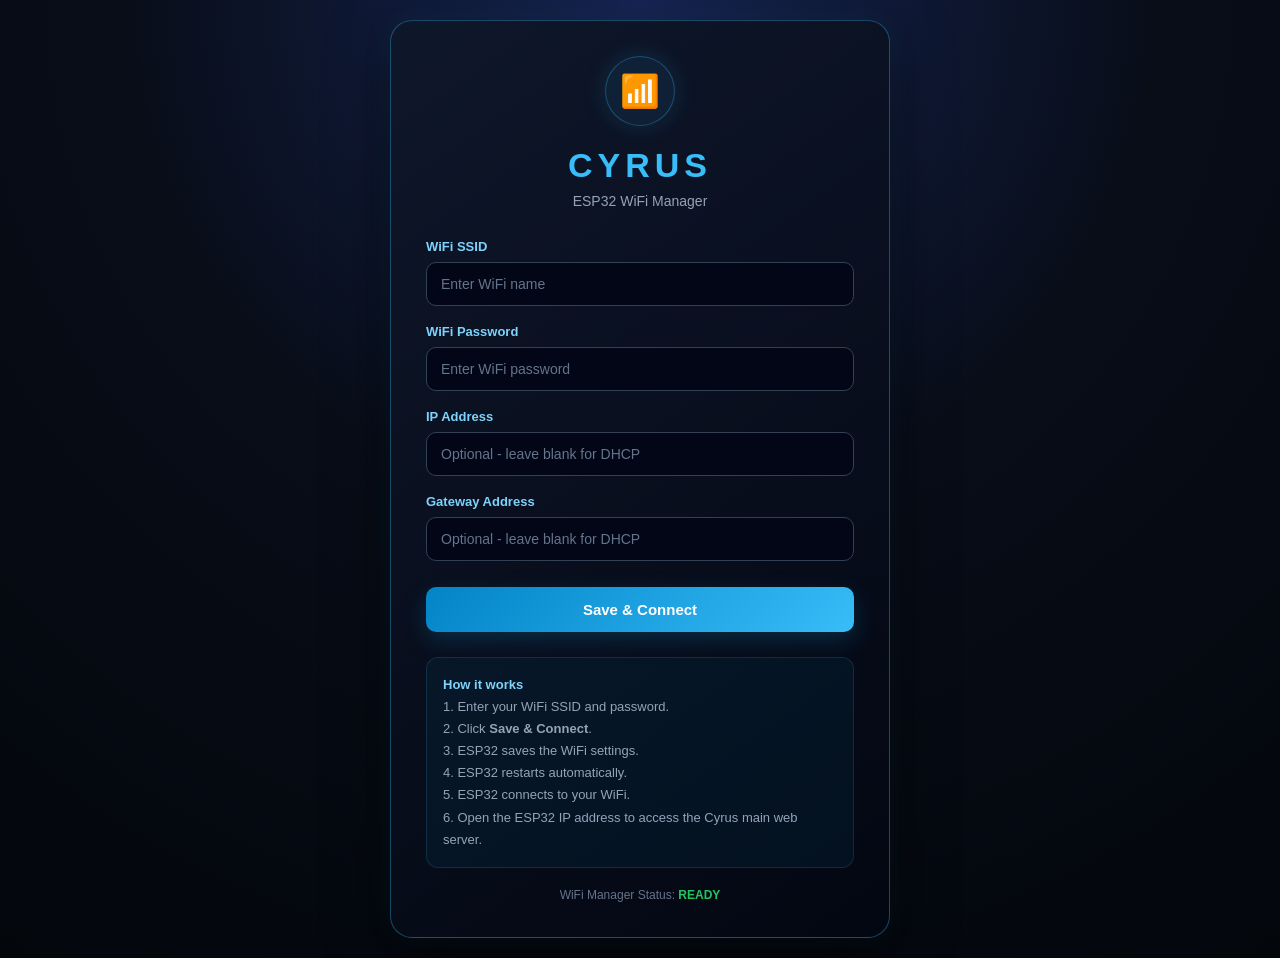
<file: wifimanager.html>
<!DOCTYPE html>
<html lang="en">

<head>

    <meta charset="UTF-8">

    <meta
        name="viewport"
        content="width=device-width, initial-scale=1.0"
    >

    <title>CYRUS | WiFi Manager</title>


    <style>

        * {

            box-sizing: border-box;

            margin: 0;

            padding: 0;

            font-family:
                Arial,
                Helvetica,
                sans-serif;

        }


        body {

            min-height: 100vh;

            display: flex;

            justify-content: center;

            align-items: center;

            padding: 20px;

            background:
                radial-gradient(
                    circle at top,
                    #172554 0%,
                    #080d18 45%,
                    #03060b 100%
                );

            color: #e0f2fe;

        }


        .wifi-card {

            width: 100%;

            max-width: 500px;

            padding: 35px;

            background:
                linear-gradient(
                    145deg,
                    rgba(15, 23, 42, .98),
                    rgba(3, 7, 18, .98)
                );

            border:
                1px solid
                rgba(56, 189, 248, .35);

            border-radius: 22px;

            box-shadow:
                0 20px 60px
                rgba(0, 0, 0, .55),

                0 0 30px
                rgba(56, 189, 248, .08);

        }


        .logo {

            text-align: center;

            font-size: 34px;

            font-weight: 800;

            letter-spacing: 5px;

            color: #38bdf8;

            margin-bottom: 8px;

        }


        .subtitle {

            text-align: center;

            color: #94a3b8;

            font-size: 14px;

            margin-bottom: 30px;

        }


        .wifi-icon {

            width: 70px;

            height: 70px;

            margin:
                0 auto 20px;

            display: flex;

            justify-content: center;

            align-items: center;

            border-radius: 50%;

            background:
                rgba(
                    56,
                    189,
                    248,
                    .08
                );

            border:
                1px solid
                rgba(
                    56,
                    189,
                    248,
                    .3
                );

            font-size: 32px;

            box-shadow:
                0 0 25px
                rgba(
                    56,
                    189,
                    248,
                    .15
                );

        }


        .form-group {

            margin-bottom: 18px;

        }


        .form-group label {

            display: block;

            margin-bottom: 8px;

            font-size: 13px;

            font-weight: 700;

            color: #7dd3fc;

        }


        .form-group input {

            width: 100%;

            padding:
                13px 14px;

            border-radius: 10px;

            border:
                1px solid #334155;

            background: #020617;

            color: #e0f2fe;

            outline: none;

            font-size: 14px;

            transition: .2s;

        }


        .form-group input::placeholder {

            color: #64748b;

        }


        .form-group input:focus {

            border-color:
                #38bdf8;

            box-shadow:
                0 0 0 3px
                rgba(
                    56,
                    189,
                    248,
                    .10
                );

        }


        .wifi-button {

            width: 100%;

            margin-top: 8px;

            padding: 14px;

            border: none;

            border-radius: 10px;

            background:
                linear-gradient(
                    135deg,
                    #0284c7,
                    #38bdf8
                );

            color: white;

            font-size: 15px;

            font-weight: 700;

            cursor: pointer;

            transition: .2s;

            box-shadow:
                0 8px 25px
                rgba(
                    14,
                    165,
                    233,
                    .20
                );

        }


        .wifi-button:hover {

            transform:
                translateY(-1px);

            box-shadow:
                0 10px 30px
                rgba(
                    14,
                    165,
                    233,
                    .35
                );

        }


        .info {

            margin-top: 25px;

            padding: 16px;

            border-radius: 12px;

            background:
                rgba(
                    14,
                    165,
                    233,
                    .06
                );

            border:
                1px solid
                rgba(
                    56,
                    189,
                    248,
                    .15
                );

            color: #94a3b8;

            font-size: 13px;

            line-height: 1.7;

        }


        .info strong {

            color: #7dd3fc;

        }


        .status {

            margin-top: 20px;

            text-align: center;

            font-size: 12px;

            color: #64748b;

        }


        .status span {

            color: #22c55e;

            font-weight: 700;

        }


        @media (max-width: 520px) {

            .wifi-card {

                padding:
                    25px 20px;

            }


            .logo {

                font-size: 28px;

            }

        }

    </style>

</head>


<body>


    <div class="wifi-card">


        <div class="wifi-icon">
            📶
        </div>


        <div class="logo">
            CYRUS
        </div>


        <div class="subtitle">
            ESP32 WiFi Manager
        </div>


        <form
            action="/"
            method="POST"
        >


            <div class="form-group">

                <label for="ssid">
                    WiFi SSID
                </label>


                <input
                    type="text"
                    id="ssid"
                    name="ssid"
                    placeholder="Enter WiFi name"
                    required
                >

            </div>



            <div class="form-group">

                <label for="pass">
                    WiFi Password
                </label>


                <input
                    type="password"
                    id="pass"
                    name="pass"
                    placeholder="Enter WiFi password"
                    required
                >

            </div>



            <div class="form-group">

                <label for="ip">
                    IP Address
                </label>


                <input
                    type="text"
                    id="ip"
                    name="ip"
                    placeholder="Optional - leave blank for DHCP"
                >

            </div>



            <div class="form-group">

                <label for="gateway">
                    Gateway Address
                </label>


                <input
                    type="text"
                    id="gateway"
                    name="gateway"
                    placeholder="Optional - leave blank for DHCP"
                >

            </div>



            <button
                type="submit"
                class="wifi-button"
            >
                Save & Connect
            </button>


        </form>



        <div class="info">

            <strong>
                How it works
            </strong>

            <br>

            1. Enter your WiFi SSID and password.

            <br>

            2. Click <b>Save & Connect</b>.

            <br>

            3. ESP32 saves the WiFi settings.

            <br>

            4. ESP32 restarts automatically.

            <br>

            5. ESP32 connects to your WiFi.

            <br>

            6. Open the ESP32 IP address to access
            the Cyrus main web server.

        </div>



        <div class="status">

            WiFi Manager Status:
            <span>READY</span>

        </div>


    </div>


</body>

</html>
</file>
